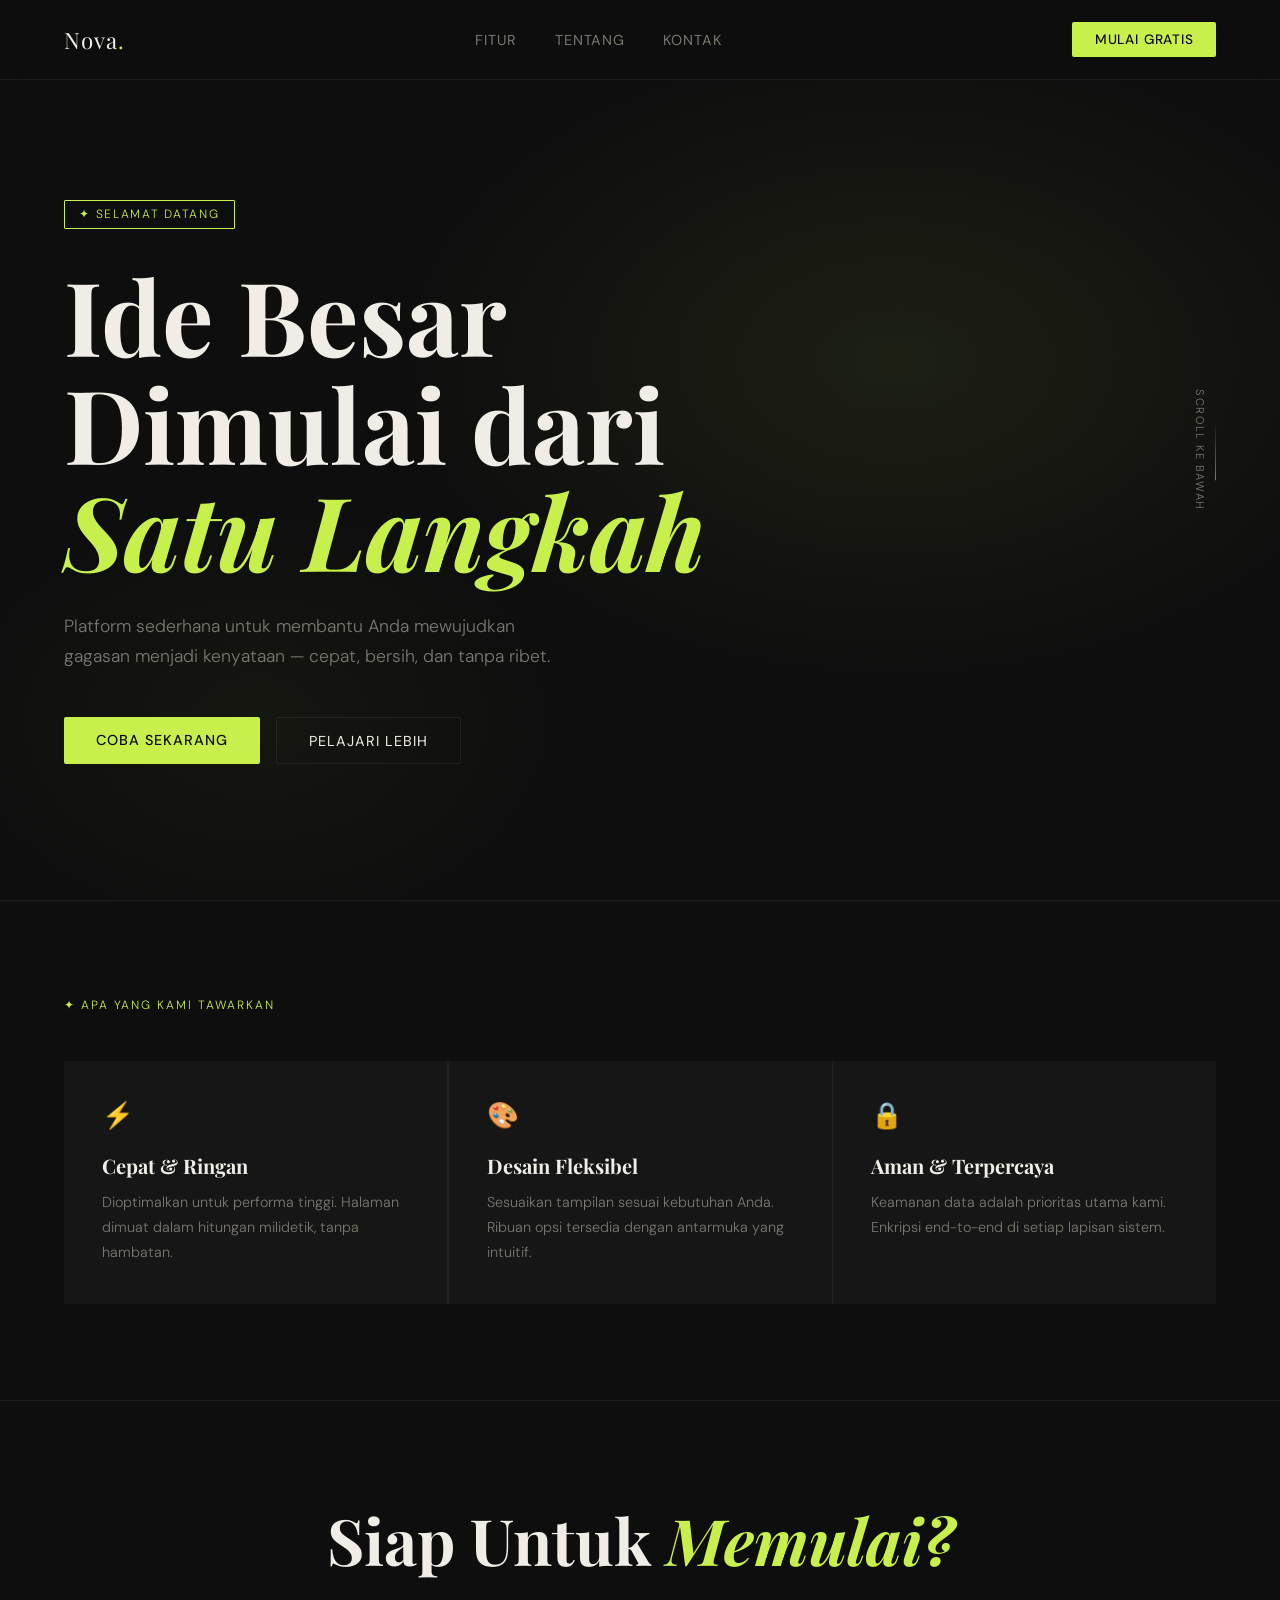
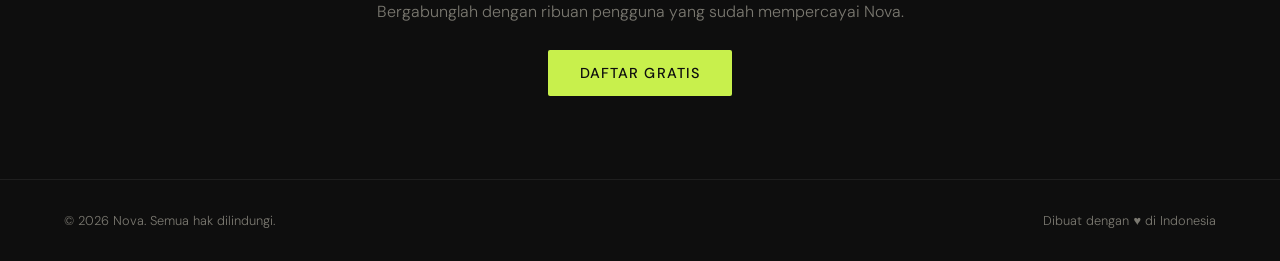
<file: landing-page.html>
<!DOCTYPE html>
<html lang="id">
<head>
  <meta charset="UTF-8" />
  <meta name="viewport" content="width=device-width, initial-scale=1.0"/>
  <title>Laman Utama</title>
  <link href="https://fonts.googleapis.com/css2?family=Playfair+Display:wght@400;700&family=DM+Sans:wght@300;400;500&display=swap" rel="stylesheet"/>
  <style>
    *, *::before, *::after { box-sizing: border-box; margin: 0; padding: 0; }

    :root {
      --bg: #0e0e0e;
      --surface: #161616;
      --accent: #c8f04c;
      --text: #f0ede6;
      --muted: #7a7870;
      --border: rgba(255,255,255,0.07);
    }

    html { scroll-behavior: smooth; }

    body {
      background: var(--bg);
      color: var(--text);
      font-family: 'DM Sans', sans-serif;
      font-weight: 300;
      overflow-x: hidden;
    }

    /* ── NAV ── */
    nav {
      position: fixed; top: 0; left: 0; right: 0; z-index: 100;
      display: flex; align-items: center; justify-content: space-between;
      padding: 1.4rem 4rem;
      background: rgba(14,14,14,0.85);
      backdrop-filter: blur(14px);
      border-bottom: 1px solid var(--border);
      animation: slideDown .6s ease both;
    }

    .nav-logo {
      font-family: 'Playfair Display', serif;
      font-size: 1.4rem;
      letter-spacing: .04em;
      color: var(--text);
      text-decoration: none;
    }

    .nav-logo span { color: var(--accent); }

    .nav-links { display: flex; gap: 2.4rem; list-style: none; }

    .nav-links a {
      color: var(--muted);
      text-decoration: none;
      font-size: .9rem;
      font-weight: 400;
      letter-spacing: .06em;
      text-transform: uppercase;
      transition: color .25s;
      position: relative;
    }

    .nav-links a::after {
      content: '';
      position: absolute; bottom: -3px; left: 0; right: 0; height: 1px;
      background: var(--accent);
      transform: scaleX(0);
      transform-origin: left;
      transition: transform .3s ease;
    }

    .nav-links a:hover { color: var(--text); }
    .nav-links a:hover::after { transform: scaleX(1); }

    .nav-cta {
      background: var(--accent);
      color: #0e0e0e;
      padding: .55rem 1.4rem;
      border-radius: 2px;
      font-size: .85rem;
      font-weight: 500;
      letter-spacing: .06em;
      text-transform: uppercase;
      text-decoration: none;
      transition: opacity .25s, transform .2s;
    }

    .nav-cta:hover { opacity: .85; transform: translateY(-1px); }

    /* ── HERO ── */
    .hero {
      min-height: 100vh;
      display: flex; flex-direction: column;
      justify-content: center; align-items: flex-start;
      padding: 10rem 4rem 6rem;
      position: relative;
      overflow: hidden;
    }

    .hero-bg {
      position: absolute; inset: 0; pointer-events: none;
      background:
        radial-gradient(ellipse 60% 55% at 70% 40%, rgba(200,240,76,.08) 0%, transparent 65%),
        radial-gradient(ellipse 40% 40% at 20% 80%, rgba(200,240,76,.04) 0%, transparent 60%);
    }

    .hero-tag {
      display: inline-block;
      border: 1px solid var(--accent);
      color: var(--accent);
      font-size: .75rem;
      letter-spacing: .14em;
      text-transform: uppercase;
      padding: .35rem .9rem;
      border-radius: 1px;
      margin-bottom: 2rem;
      opacity: 0;
      animation: fadeUp .7s .2s ease forwards;
    }

    h1 {
      font-family: 'Playfair Display', serif;
      font-size: clamp(3rem, 8vw, 7rem);
      line-height: 1.05;
      max-width: 760px;
      opacity: 0;
      animation: fadeUp .8s .35s ease forwards;
    }

    h1 em {
      font-style: italic;
      color: var(--accent);
    }

    .hero-sub {
      margin-top: 1.8rem;
      color: var(--muted);
      font-size: 1.1rem;
      line-height: 1.7;
      max-width: 500px;
      opacity: 0;
      animation: fadeUp .8s .5s ease forwards;
    }

    .hero-actions {
      display: flex; gap: 1rem; margin-top: 2.8rem;
      opacity: 0;
      animation: fadeUp .8s .65s ease forwards;
    }

    .btn-primary {
      background: var(--accent); color: #0e0e0e;
      padding: .85rem 2rem;
      border: none; border-radius: 2px;
      font-family: 'DM Sans', sans-serif;
      font-size: .9rem; font-weight: 500;
      letter-spacing: .07em; text-transform: uppercase;
      cursor: pointer;
      transition: opacity .25s, transform .2s;
      text-decoration: none;
    }

    .btn-primary:hover { opacity: .82; transform: translateY(-2px); }

    .btn-ghost {
      background: transparent; color: var(--text);
      padding: .85rem 2rem;
      border: 1px solid var(--border);
      border-radius: 2px;
      font-family: 'DM Sans', sans-serif;
      font-size: .9rem; font-weight: 400;
      letter-spacing: .07em; text-transform: uppercase;
      cursor: pointer;
      transition: border-color .25s, color .25s;
      text-decoration: none;
    }

    .btn-ghost:hover { border-color: var(--text); }

    .hero-line {
      position: absolute; right: 4rem; top: 50%;
      transform: translateY(-50%);
      display: flex; flex-direction: column; align-items: center; gap: .5rem;
      color: var(--muted); font-size: .7rem; letter-spacing: .14em; text-transform: uppercase;
      writing-mode: vertical-rl;
      opacity: 0;
      animation: fadeIn 1s 1s ease forwards;
    }

    .hero-line::before {
      content: '';
      width: 1px; height: 60px;
      background: linear-gradient(transparent, var(--muted));
    }

    /* ── FEATURES ── */
    .features {
      padding: 6rem 4rem;
      border-top: 1px solid var(--border);
    }

    .section-label {
      font-size: .75rem; letter-spacing: .16em; text-transform: uppercase;
      color: var(--accent); margin-bottom: 3rem;
    }

    .features-grid {
      display: grid;
      grid-template-columns: repeat(auto-fit, minmax(260px, 1fr));
      gap: 1.5px;
      background: var(--border);
    }

    .feature-card {
      background: var(--surface);
      padding: 2.4rem;
      transition: background .25s;
    }

    .feature-card:hover { background: #1d1d1d; }

    .feature-icon {
      font-size: 1.6rem; margin-bottom: 1.2rem;
    }

    .feature-card h3 {
      font-family: 'Playfair Display', serif;
      font-size: 1.25rem;
      margin-bottom: .7rem;
    }

    .feature-card p {
      color: var(--muted);
      font-size: .9rem;
      line-height: 1.75;
    }

    /* ── CTA SECTION ── */
    .cta-section {
      padding: 6rem 4rem;
      text-align: center;
      border-top: 1px solid var(--border);
    }

    .cta-section h2 {
      font-family: 'Playfair Display', serif;
      font-size: clamp(2rem, 5vw, 4rem);
      margin-bottom: 1.2rem;
    }

    .cta-section p {
      color: var(--muted); margin-bottom: 2.5rem; font-size: 1rem;
    }

    /* ── FOOTER ── */
    footer {
      padding: 2rem 4rem;
      border-top: 1px solid var(--border);
      display: flex; align-items: center; justify-content: space-between;
      color: var(--muted); font-size: .8rem;
    }

    /* ── ANIMATIONS ── */
    @keyframes slideDown {
      from { transform: translateY(-100%); opacity: 0; }
      to   { transform: translateY(0);    opacity: 1; }
    }

    @keyframes fadeUp {
      from { transform: translateY(24px); opacity: 0; }
      to   { transform: translateY(0);    opacity: 1; }
    }

    @keyframes fadeIn {
      from { opacity: 0; } to { opacity: 1; }
    }

    /* ── RESPONSIVE ── */
    @media (max-width: 768px) {
      nav { padding: 1.2rem 1.5rem; }
      .nav-links { display: none; }
      .hero { padding: 8rem 1.5rem 4rem; }
      .hero-line { display: none; }
      .features { padding: 4rem 1.5rem; }
      .cta-section { padding: 4rem 1.5rem; }
      footer { padding: 2rem 1.5rem; flex-direction: column; gap: .8rem; text-align: center; }
    }
  </style>
</head>
<body>

  <!-- NAVIGASI -->
  <nav>
    <a href="#" class="nav-logo">Nova<span>.</span></a>
    <ul class="nav-links">
      <li><a href="#fitur">Fitur</a></li>
      <li><a href="#tentang">Tentang</a></li>
      <li><a href="#kontak">Kontak</a></li>
    </ul>
    <a href="#mulai" class="nav-cta">Mulai Gratis</a>
  </nav>

  <!-- HERO -->
  <section class="hero" id="beranda">
    <div class="hero-bg"></div>
    <span class="hero-tag">✦ Selamat Datang</span>
    <h1>Ide Besar<br/>Dimulai dari<br/><em>Satu Langkah</em></h1>
    <p class="hero-sub">
      Platform sederhana untuk membantu Anda mewujudkan gagasan menjadi kenyataan — cepat, bersih, dan tanpa ribet.
    </p>
    <div class="hero-actions">
      <a href="#mulai" class="btn-primary">Coba Sekarang</a>
      <a href="#fitur" class="btn-ghost">Pelajari Lebih</a>
    </div>
    <div class="hero-line">Scroll ke bawah</div>
  </section>

  <!-- FITUR -->
  <section class="features" id="fitur">
    <p class="section-label">✦ Apa yang kami tawarkan</p>
    <div class="features-grid">
      <div class="feature-card">
        <div class="feature-icon">⚡</div>
        <h3>Cepat & Ringan</h3>
        <p>Dioptimalkan untuk performa tinggi. Halaman dimuat dalam hitungan milidetik, tanpa hambatan.</p>
      </div>
      <div class="feature-card">
        <div class="feature-icon">🎨</div>
        <h3>Desain Fleksibel</h3>
        <p>Sesuaikan tampilan sesuai kebutuhan Anda. Ribuan opsi tersedia dengan antarmuka yang intuitif.</p>
      </div>
      <div class="feature-card">
        <div class="feature-icon">🔒</div>
        <h3>Aman & Terpercaya</h3>
        <p>Keamanan data adalah prioritas utama kami. Enkripsi end-to-end di setiap lapisan sistem.</p>
      </div>
    </div>
  </section>

  <!-- CTA -->
  <section class="cta-section" id="mulai">
    <h2>Siap Untuk <em style="font-style:italic;color:var(--accent)">Memulai?</em></h2>
    <p>Bergabunglah dengan ribuan pengguna yang sudah mempercayai Nova.</p>
    <a href="#" class="btn-primary">Daftar Gratis</a>
  </section>

  <!-- FOOTER -->
  <footer id="kontak">
    <span>© 2026 Nova. Semua hak dilindungi.</span>
    <span>Dibuat dengan ♥ di Indonesia</span>
  </footer>

</body>
</html>
</file>
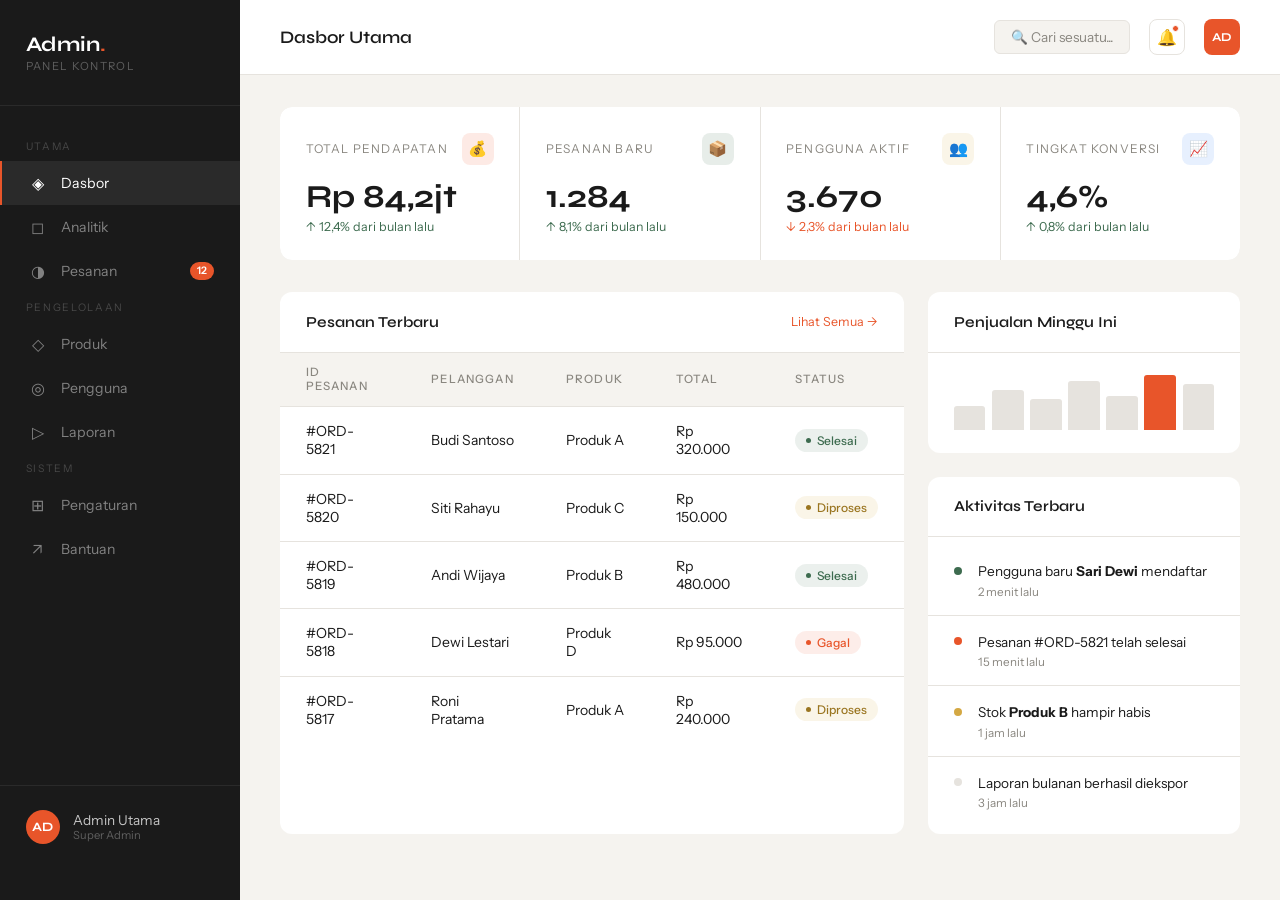
<file: admin/admin.html>
<!DOCTYPE html>
<html lang="id">
<head>
  <meta charset="UTF-8"/>
  <meta name="viewport" content="width=device-width, initial-scale=1.0"/>
  <title>Admin Dashboard</title>
  <link href="https://fonts.googleapis.com/css2?family=Syne:wght@400;500;600;700&family=Instrument+Sans:wght@300;400;500&display=swap" rel="stylesheet"/>
  <style>
    *, *::before, *::after { box-sizing: border-box; margin: 0; padding: 0; }

    :root {
      --bg:       #f5f3ef;
      --surface:  #ffffff;
      --sidebar:  #1a1a1a;
      --text:     #1a1a1a;
      --muted:    #8a8780;
      --border:   #e6e3de;
      --accent:   #e8552a;
      --accent2:  #3d6b4f;
      --accent3:  #d4a843;
    }

    html, body { height: 100%; }

    body {
      background: var(--bg);
      color: var(--text);
      font-family: 'Instrument Sans', sans-serif;
      font-weight: 300;
      display: flex;
      min-height: 100vh;
    }

    /* ── SIDEBAR ── */
    .sidebar {
      width: 240px;
      min-height: 100vh;
      background: var(--sidebar);
      display: flex;
      flex-direction: column;
      padding: 2rem 0;
      position: fixed;
      top: 0; left: 0; bottom: 0;
      z-index: 50;
      animation: slideRight .5s ease both;
    }

    .sidebar-logo {
      padding: 0 1.6rem 2rem;
      border-bottom: 1px solid rgba(255,255,255,.07);
      margin-bottom: 1.6rem;
    }

    .sidebar-logo .logo-text {
      font-family: 'Syne', sans-serif;
      font-size: 1.3rem;
      font-weight: 700;
      color: #fff;
      letter-spacing: -.01em;
    }

    .sidebar-logo .logo-text span { color: var(--accent); }

    .sidebar-logo .logo-sub {
      font-size: .7rem;
      color: rgba(255,255,255,.3);
      letter-spacing: .12em;
      text-transform: uppercase;
      margin-top: .15rem;
    }

    .nav-group-label {
      padding: 0 1.6rem .5rem;
      font-size: .65rem;
      letter-spacing: .16em;
      text-transform: uppercase;
      color: rgba(255,255,255,.2);
      margin-top: .5rem;
    }

    .nav-item {
      display: flex;
      align-items: center;
      gap: .85rem;
      padding: .75rem 1.6rem;
      color: rgba(255,255,255,.45);
      font-size: .88rem;
      font-weight: 400;
      cursor: pointer;
      transition: background .2s, color .2s;
      border-left: 2px solid transparent;
      user-select: none;
    }

    .nav-item:hover {
      background: rgba(255,255,255,.05);
      color: rgba(255,255,255,.85);
    }

    .nav-item.active {
      color: #fff;
      background: rgba(255,255,255,.07);
      border-left-color: var(--accent);
    }

    .nav-icon { font-size: 1rem; width: 20px; text-align: center; }

    .nav-badge {
      margin-left: auto;
      background: var(--accent);
      color: #fff;
      font-size: .65rem;
      font-weight: 600;
      padding: .15rem .45rem;
      border-radius: 10px;
    }

    .sidebar-footer {
      margin-top: auto;
      padding: 1.5rem 1.6rem;
      border-top: 1px solid rgba(255,255,255,.07);
    }

    .user-info {
      display: flex; align-items: center; gap: .85rem;
    }

    .user-avatar {
      width: 34px; height: 34px;
      border-radius: 50%;
      background: var(--accent);
      display: flex; align-items: center; justify-content: center;
      font-family: 'Syne', sans-serif;
      font-size: .8rem;
      font-weight: 700;
      color: #fff;
      flex-shrink: 0;
    }

    .user-name {
      font-size: .85rem;
      color: rgba(255,255,255,.75);
      font-weight: 400;
    }

    .user-role {
      font-size: .7rem;
      color: rgba(255,255,255,.3);
    }

    /* ── MAIN ── */
    .main {
      margin-left: 240px;
      flex: 1;
      display: flex;
      flex-direction: column;
      min-height: 100vh;
    }

    /* ── TOPBAR ── */
    .topbar {
      display: flex;
      align-items: center;
      justify-content: space-between;
      padding: 1.2rem 2.5rem;
      background: var(--surface);
      border-bottom: 1px solid var(--border);
      position: sticky; top: 0; z-index: 40;
    }

    .topbar-title {
      font-family: 'Syne', sans-serif;
      font-size: 1.1rem;
      font-weight: 600;
    }

    .topbar-right { display: flex; align-items: center; gap: 1.2rem; }

    .search-bar {
      display: flex; align-items: center; gap: .6rem;
      background: var(--bg);
      border: 1px solid var(--border);
      border-radius: 6px;
      padding: .5rem 1rem;
      font-size: .85rem;
      color: var(--muted);
    }

    .notif-btn {
      width: 36px; height: 36px;
      border-radius: 8px;
      border: 1px solid var(--border);
      background: transparent;
      cursor: pointer;
      display: flex; align-items: center; justify-content: center;
      font-size: 1rem;
      position: relative;
      transition: background .2s;
    }

    .notif-btn:hover { background: var(--bg); }

    .notif-dot {
      width: 7px; height: 7px;
      background: var(--accent);
      border-radius: 50%;
      position: absolute; top: 5px; right: 5px;
      border: 1.5px solid var(--surface);
    }

    /* ── CONTENT ── */
    .content {
      padding: 2rem 2.5rem;
      flex: 1;
    }

    /* ── STATS GRID ── */
    .stats-grid {
      display: grid;
      grid-template-columns: repeat(4, 1fr);
      gap: 1px;
      background: var(--border);
      border-radius: 12px;
      overflow: hidden;
      margin-bottom: 2rem;
    }

    .stat-card {
      background: var(--surface);
      padding: 1.6rem;
      animation: fadeUp .5s ease both;
    }

    .stat-card:nth-child(1) { animation-delay: .1s; }
    .stat-card:nth-child(2) { animation-delay: .2s; }
    .stat-card:nth-child(3) { animation-delay: .3s; }
    .stat-card:nth-child(4) { animation-delay: .4s; }

    .stat-header {
      display: flex; align-items: center; justify-content: space-between;
      margin-bottom: 1rem;
    }

    .stat-label {
      font-size: .75rem;
      text-transform: uppercase;
      letter-spacing: .1em;
      color: var(--muted);
    }

    .stat-icon {
      width: 32px; height: 32px;
      border-radius: 8px;
      display: flex; align-items: center; justify-content: center;
      font-size: .95rem;
    }

    .stat-icon.orange { background: rgba(232,85,42,.12); }
    .stat-icon.green  { background: rgba(61,107,79,.12); }
    .stat-icon.amber  { background: rgba(212,168,67,.12); }
    .stat-icon.blue   { background: rgba(59,130,246,.12); }

    .stat-value {
      font-family: 'Syne', sans-serif;
      font-size: 2rem;
      font-weight: 700;
      line-height: 1;
      margin-bottom: .4rem;
    }

    .stat-change {
      font-size: .78rem;
      display: flex; align-items: center; gap: .3rem;
    }

    .stat-change.up   { color: var(--accent2); }
    .stat-change.down { color: var(--accent); }

    /* ── BOTTOM GRID ── */
    .bottom-grid {
      display: grid;
      grid-template-columns: 2fr 1fr;
      gap: 1.5rem;
    }

    .card {
      background: var(--surface);
      border-radius: 12px;
      overflow: hidden;
      animation: fadeUp .6s .5s ease both;
    }

    .card-header {
      padding: 1.3rem 1.6rem;
      border-bottom: 1px solid var(--border);
      display: flex; align-items: center; justify-content: space-between;
    }

    .card-title {
      font-family: 'Syne', sans-serif;
      font-size: .95rem;
      font-weight: 600;
    }

    .card-action {
      font-size: .78rem;
      color: var(--accent);
      cursor: pointer;
      transition: opacity .2s;
    }

    .card-action:hover { opacity: .7; }

    /* ── TABLE ── */
    table {
      width: 100%;
      border-collapse: collapse;
    }

    thead th {
      padding: .8rem 1.6rem;
      text-align: left;
      font-size: .72rem;
      text-transform: uppercase;
      letter-spacing: .1em;
      color: var(--muted);
      font-weight: 500;
      background: var(--bg);
    }

    tbody tr {
      border-top: 1px solid var(--border);
      transition: background .15s;
    }

    tbody tr:hover { background: #faf9f6; }

    tbody td {
      padding: .95rem 1.6rem;
      font-size: .875rem;
    }

    .status-badge {
      display: inline-flex; align-items: center; gap: .4rem;
      padding: .25rem .7rem;
      border-radius: 20px;
      font-size: .75rem;
      font-weight: 500;
    }

    .status-badge.success { background: rgba(61,107,79,.1); color: var(--accent2); }
    .status-badge.pending { background: rgba(212,168,67,.12); color: #9a7520; }
    .status-badge.failed  { background: rgba(232,85,42,.1);  color: var(--accent); }

    .status-dot {
      width: 5px; height: 5px;
      border-radius: 50%;
      background: currentColor;
    }

    /* ── ACTIVITY LIST ── */
    .activity-list { padding: .5rem 0; }

    .activity-item {
      display: flex; align-items: flex-start; gap: 1rem;
      padding: 1rem 1.6rem;
      border-top: 1px solid var(--border);
    }

    .activity-item:first-child { border-top: none; }

    .activity-dot {
      width: 8px; height: 8px;
      border-radius: 50%;
      background: var(--border);
      flex-shrink: 0;
      margin-top: .35rem;
    }

    .activity-dot.orange { background: var(--accent); }
    .activity-dot.green  { background: var(--accent2); }
    .activity-dot.amber  { background: var(--accent3); }

    .activity-text {
      font-size: .85rem;
      line-height: 1.5;
    }

    .activity-time {
      margin-top: .2rem;
      font-size: .73rem;
      color: var(--muted);
    }

    /* ── MINI BAR CHART ── */
    .chart-area {
      padding: 1.4rem 1.6rem;
      display: flex;
      align-items: flex-end;
      gap: .4rem;
      height: 100px;
    }

    .bar {
      flex: 1;
      border-radius: 3px 3px 0 0;
      background: var(--border);
      transition: background .2s;
      position: relative;
      cursor: pointer;
    }

    .bar:hover { background: var(--accent); }
    .bar.highlight { background: var(--accent); }

    /* ── ANIMATIONS ── */
    @keyframes slideRight {
      from { transform: translateX(-100%); }
      to   { transform: translateX(0); }
    }

    @keyframes fadeUp {
      from { opacity: 0; transform: translateY(16px); }
      to   { opacity: 1; transform: translateY(0); }
    }
  </style>
</head>
<body>

  <!-- SIDEBAR -->
  <aside class="sidebar">
    <div class="sidebar-logo">
      <div class="logo-text">Admin<span>.</span></div>
      <div class="logo-sub">Panel Kontrol</div>
    </div>

    <div class="nav-group-label">Utama</div>
    <div class="nav-item active"><span class="nav-icon">◈</span> Dasbor</div>
    <div class="nav-item"><span class="nav-icon">◻</span> Analitik</div>
    <div class="nav-item"><span class="nav-icon">◑</span> Pesanan <span class="nav-badge">12</span></div>

    <div class="nav-group-label">Pengelolaan</div>
    <div class="nav-item"><span class="nav-icon">◇</span> Produk</div>
    <div class="nav-item"><span class="nav-icon">◎</span> Pengguna</div>
    <div class="nav-item"><span class="nav-icon">▷</span> Laporan</div>

    <div class="nav-group-label">Sistem</div>
    <div class="nav-item"><span class="nav-icon">⊞</span> Pengaturan</div>
    <div class="nav-item"><span class="nav-icon">↗</span> Bantuan</div>

    <div class="sidebar-footer">
      <div class="user-info">
        <div class="user-avatar">AD</div>
        <div>
          <div class="user-name">Admin Utama</div>
          <div class="user-role">Super Admin</div>
        </div>
      </div>
    </div>
  </aside>

  <!-- MAIN -->
  <div class="main">

    <!-- TOPBAR -->
    <header class="topbar">
      <div class="topbar-title">Dasbor Utama</div>
      <div class="topbar-right">
        <div class="search-bar">🔍 Cari sesuatu...</div>
        <button class="notif-btn">🔔<span class="notif-dot"></span></button>
        <div class="user-avatar" style="width:36px;height:36px;border-radius:8px;font-size:.75rem;">AD</div>
      </div>
    </header>

    <!-- CONTENT -->
    <main class="content">

      <!-- STATS -->
      <div class="stats-grid">
        <div class="stat-card">
          <div class="stat-header">
            <span class="stat-label">Total Pendapatan</span>
            <div class="stat-icon orange">💰</div>
          </div>
          <div class="stat-value">Rp 84,2jt</div>
          <div class="stat-change up">↑ 12,4% dari bulan lalu</div>
        </div>
        <div class="stat-card">
          <div class="stat-header">
            <span class="stat-label">Pesanan Baru</span>
            <div class="stat-icon green">📦</div>
          </div>
          <div class="stat-value">1.284</div>
          <div class="stat-change up">↑ 8,1% dari bulan lalu</div>
        </div>
        <div class="stat-card">
          <div class="stat-header">
            <span class="stat-label">Pengguna Aktif</span>
            <div class="stat-icon amber">👥</div>
          </div>
          <div class="stat-value">3.670</div>
          <div class="stat-change down">↓ 2,3% dari bulan lalu</div>
        </div>
        <div class="stat-card">
          <div class="stat-header">
            <span class="stat-label">Tingkat Konversi</span>
            <div class="stat-icon blue">📈</div>
          </div>
          <div class="stat-value">4,6%</div>
          <div class="stat-change up">↑ 0,8% dari bulan lalu</div>
        </div>
      </div>

      <!-- BOTTOM GRID -->
      <div class="bottom-grid">

        <!-- TABLE -->
        <div class="card">
          <div class="card-header">
            <span class="card-title">Pesanan Terbaru</span>
            <span class="card-action">Lihat Semua →</span>
          </div>
          <table>
            <thead>
              <tr>
                <th>ID Pesanan</th>
                <th>Pelanggan</th>
                <th>Produk</th>
                <th>Total</th>
                <th>Status</th>
              </tr>
            </thead>
            <tbody>
              <tr>
                <td>#ORD-5821</td>
                <td>Budi Santoso</td>
                <td>Produk A</td>
                <td>Rp 320.000</td>
                <td><span class="status-badge success"><span class="status-dot"></span>Selesai</span></td>
              </tr>
              <tr>
                <td>#ORD-5820</td>
                <td>Siti Rahayu</td>
                <td>Produk C</td>
                <td>Rp 150.000</td>
                <td><span class="status-badge pending"><span class="status-dot"></span>Diproses</span></td>
              </tr>
              <tr>
                <td>#ORD-5819</td>
                <td>Andi Wijaya</td>
                <td>Produk B</td>
                <td>Rp 480.000</td>
                <td><span class="status-badge success"><span class="status-dot"></span>Selesai</span></td>
              </tr>
              <tr>
                <td>#ORD-5818</td>
                <td>Dewi Lestari</td>
                <td>Produk D</td>
                <td>Rp 95.000</td>
                <td><span class="status-badge failed"><span class="status-dot"></span>Gagal</span></td>
              </tr>
              <tr>
                <td>#ORD-5817</td>
                <td>Roni Pratama</td>
                <td>Produk A</td>
                <td>Rp 240.000</td>
                <td><span class="status-badge pending"><span class="status-dot"></span>Diproses</span></td>
              </tr>
            </tbody>
          </table>
        </div>

        <!-- ACTIVITY -->
        <div style="display:flex;flex-direction:column;gap:1.5rem;">

          <!-- MINI CHART -->
          <div class="card" style="animation-delay:.55s">
            <div class="card-header">
              <span class="card-title">Penjualan Minggu Ini</span>
            </div>
            <div class="chart-area" id="chartArea"></div>
          </div>

          <!-- ACTIVITY -->
          <div class="card" style="animation-delay:.6s">
            <div class="card-header">
              <span class="card-title">Aktivitas Terbaru</span>
            </div>
            <div class="activity-list">
              <div class="activity-item">
                <div class="activity-dot green"></div>
                <div>
                  <div class="activity-text">Pengguna baru <strong>Sari Dewi</strong> mendaftar</div>
                  <div class="activity-time">2 menit lalu</div>
                </div>
              </div>
              <div class="activity-item">
                <div class="activity-dot orange"></div>
                <div>
                  <div class="activity-text">Pesanan #ORD-5821 telah selesai</div>
                  <div class="activity-time">15 menit lalu</div>
                </div>
              </div>
              <div class="activity-item">
                <div class="activity-dot amber"></div>
                <div>
                  <div class="activity-text">Stok <strong>Produk B</strong> hampir habis</div>
                  <div class="activity-time">1 jam lalu</div>
                </div>
              </div>
              <div class="activity-item">
                <div class="activity-dot"></div>
                <div>
                  <div class="activity-text">Laporan bulanan berhasil diekspor</div>
                  <div class="activity-time">3 jam lalu</div>
                </div>
              </div>
            </div>
          </div>

        </div>
      </div>

    </main>
  </div>

  <script>
    // Generate mini bar chart
    const data = [40, 65, 50, 80, 55, 90, 75];
    const days = ['Sen','Sel','Rab','Kam','Jum','Sab','Min'];
    const area = document.getElementById('chartArea');
    const max = Math.max(...data);

    data.forEach((v, i) => {
      const bar = document.createElement('div');
      bar.className = 'bar' + (i === 5 ? ' highlight' : '');
      bar.style.height = (v / max * 100) + '%';
      bar.title = days[i] + ': ' + v + ' pesanan';
      area.appendChild(bar);
    });

    // Nav item click
    document.querySelectorAll('.nav-item').forEach(item => {
      item.addEventListener('click', () => {
        document.querySelectorAll('.nav-item').forEach(n => n.classList.remove('active'));
        item.classList.add('active');
      });
    });
  </script>
</body>
</html>
</file>
